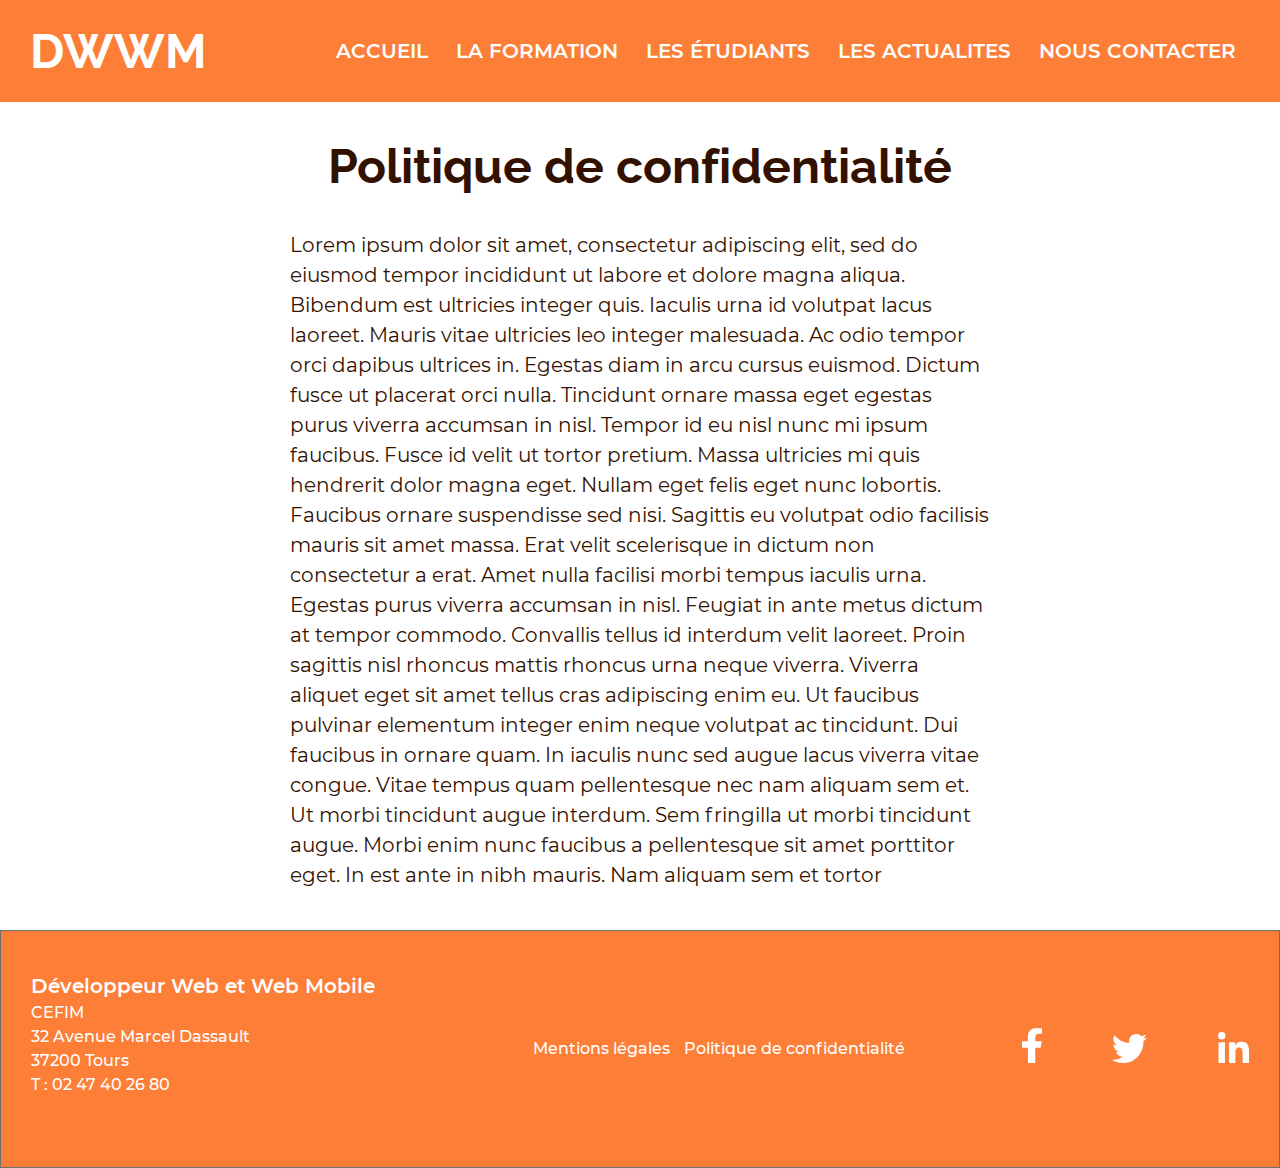
<file: htmltemplates/confidentiality.html>
<!DOCTYPE html>
<html lang="fr">
<head>
    <meta charset="UTF-8">
    <meta http-equiv="X-UA-Compatible" content="IE=edge">
    <meta name="viewport" content="width=device-width, initial-scale=1.0">
    <title>confidentialité</title>
    <link rel="stylesheet" type="text/css" href="../css/dwwm.css">
</head>
<body>

    <header>
        <div class="container">
            <a href="../index.html"><div class="logo-title">dwwm</div></a>
            <nav>
                <button class="toggle-menu" aria-expanded="false" aria-controls="header-menu" aria-hidden="true"><span class="burger">Menu</span></button>
                <ul class="header-menu" hidden id="header-menu">
                    <li class="menu-item"><a href="../index.html" class="menu-link">accueil</a></li>
                    <li class="menu-item"><a href="formations.html" class="menu-link">la formation</a></li>
                    <li class="menu-item"><a href="students.html" class="menu-link">les étudiants</a></li>
                    <li class="menu-item"><a href="actualities.html" class="menu-link">les actualites</a></li>
                    <li class="menu-item"><a href="contact.html" class="menu-link">nous contacter</a></li>
                </ul>
            </nav>
        </div>
    </header>

        <main class="confidentiality">
            <div class="container">
                <h1 class= "like-h2">Politique de confidentialité</h1>
                <p>Lorem ipsum dolor sit amet, consectetur adipiscing elit, sed do eiusmod tempor incididunt ut labore et dolore magna aliqua. Bibendum est ultricies integer quis. Iaculis urna id volutpat lacus laoreet. Mauris vitae ultricies leo integer malesuada. Ac odio tempor orci dapibus ultrices in. Egestas diam in arcu cursus euismod. Dictum fusce ut placerat orci nulla. Tincidunt ornare massa eget egestas purus viverra accumsan in nisl. Tempor id eu nisl nunc mi ipsum faucibus. Fusce id velit ut tortor pretium. Massa ultricies mi quis hendrerit dolor magna eget. Nullam eget felis eget nunc lobortis. Faucibus ornare suspendisse sed nisi. Sagittis eu volutpat odio facilisis mauris sit amet massa. Erat velit scelerisque in dictum non consectetur a erat. Amet nulla facilisi morbi tempus iaculis urna. Egestas purus viverra accumsan in nisl. Feugiat in ante metus dictum at tempor commodo. Convallis tellus id interdum velit laoreet. Proin sagittis nisl rhoncus mattis rhoncus urna neque viverra. Viverra aliquet eget sit amet tellus cras adipiscing enim eu. Ut faucibus pulvinar elementum integer enim neque volutpat ac tincidunt. Dui faucibus in ornare quam. In iaculis nunc sed augue lacus viverra vitae congue. Vitae tempus quam pellentesque nec nam aliquam sem et. Ut morbi tincidunt augue interdum. Sem fringilla ut morbi tincidunt augue. Morbi enim nunc faucibus a pellentesque sit amet porttitor eget. In est ante in nibh mauris. Nam aliquam sem et tortor</p>
            </div>
        </main>
        

    <footer>
        <div class="container" id="contacts">
            <div class="address">
                <h3>Développeur Web et Web&nbsp;Mobile</h3>
                <address>
                    CEFIM<br>32 Avenue Marcel Dassault<br>37200 Tours<br>T : 02 47 40 26 80
                </address>
            </div>
            <div class="mentions">
                <a href="#" class="mentions-link">Mentions légales</a>
                <a href="#" class="mentions-link">Politique de confidentialité</a>
            </div>
            <div class="socialNetworks">
                <a href="#" class="socialNetworks-link"><img src="../img/icon-facebook.svg" alt="" aria-hidden="true"></a>
                <a href="#" class="socialNetworks-link"><img src="../img/icon-twitter.svg" alt="" aria-hidden="true"></a>
                <a href="#" class="socialNetworks-link"><img src="../img/icon-linkedin.svg" alt="" aria-hidden="true"></a>
            </div>
        </div>
    </footer>
    <script src="../js/toggle-menu.js"></script>
</body>
</html>
</file>
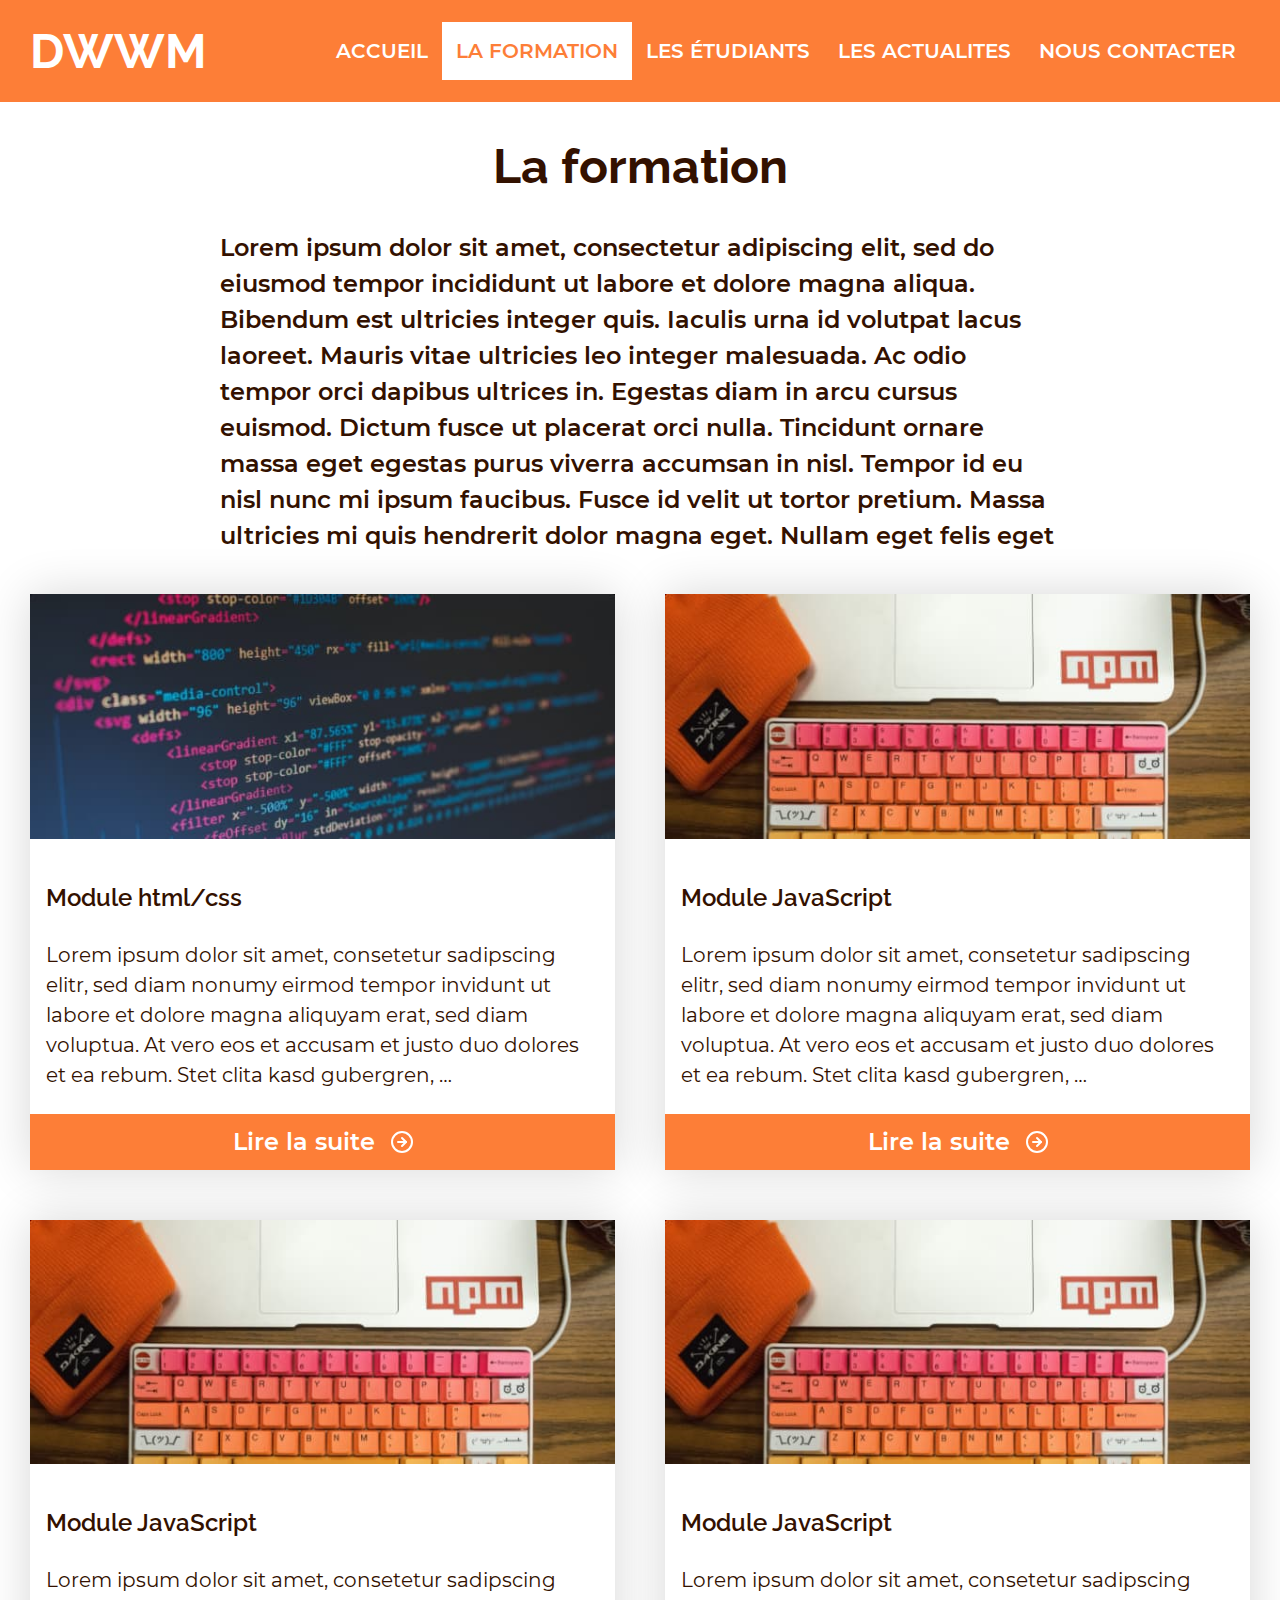
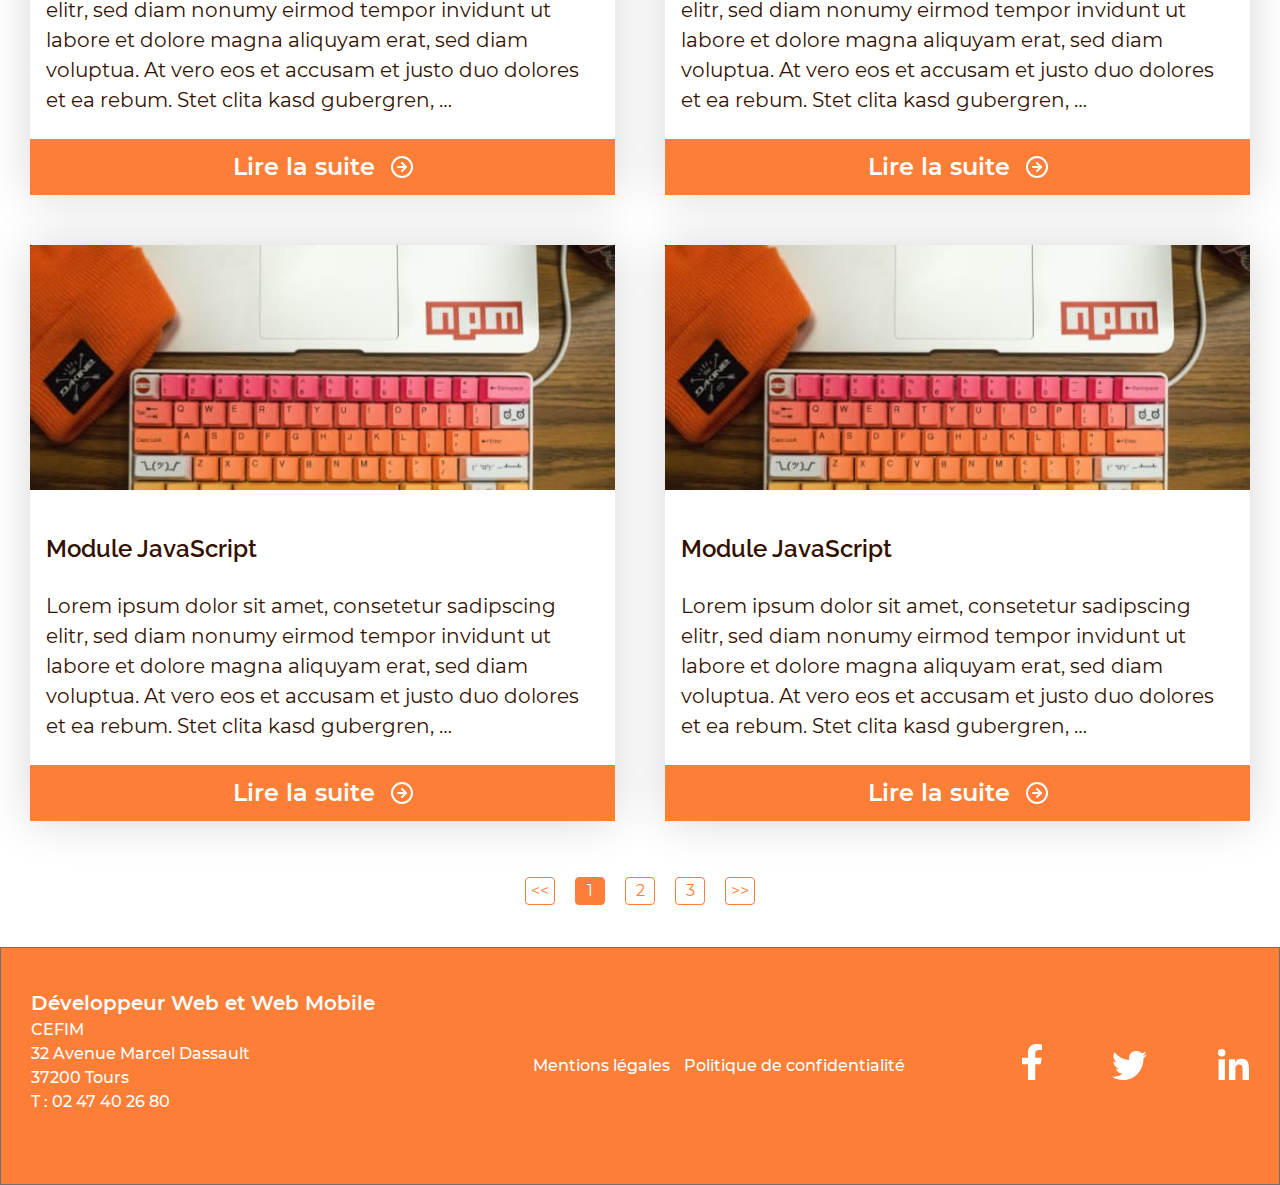
<file: htmltemplates/formations.html>
<!DOCTYPE html>
<html lang="fr">
<head>
    <meta charset="UTF-8">
    <meta http-equiv="X-UA-Compatible" content="IE=edge">
    <meta name="viewport" content="width=device-width, initial-scale=1.0">
    <title>formations</title>
    <link rel="stylesheet" type="text/css" href="../css/dwwm.css">
</head>
<body>

    <header>
        <div class="container">
            <a href="../index.html"><div class="logo-title">dwwm</div></a>
            <nav>
                <button class="toggle-menu" aria-expanded="false" aria-controls="header-menu" aria-hidden="true"><span class="burger">Menu</span></button>
                <ul class="header-menu" hidden id="header-menu">
                    <li class="menu-item"><a href="../index.html" class="menu-link">accueil</a></li>
                    <li class="menu-item"><a class="menu-link">la formation</a></li>
                    <li class="menu-item"><a href="students.html" class="menu-link">les étudiants</a></li>
                    <li class="menu-item"><a href="actualities.html" class="menu-link">les actualites</a></li>
                    <li class="menu-item"><a href="contact.html" class="menu-link">nous contacter</a></li>
                </ul>
            </nav>
        </div>
    </header>

    <section class="formations">
        <div class="container">
            <h1 class= "like-h2">La formation</h1>
            <p class="intro">Lorem ipsum dolor sit amet, consectetur adipiscing elit, sed do eiusmod tempor incididunt ut labore et dolore magna aliqua. Bibendum est ultricies integer quis. Iaculis urna id volutpat lacus laoreet. Mauris vitae ultricies leo integer malesuada. Ac odio tempor orci dapibus ultrices in. Egestas diam in arcu cursus euismod. Dictum fusce ut placerat orci nulla. Tincidunt ornare massa eget egestas purus viverra accumsan in nisl. Tempor id eu nisl nunc mi ipsum faucibus. Fusce id velit ut tortor pretium. Massa ultricies mi quis hendrerit dolor magna eget. Nullam eget felis eget</p>
            <div class="cards">
                <article class="card">
                    <a href="oneformation.html">
                        <figure class="card-img">
                            <img src="../img/html-code.jpg" srcset="../img/html-code@2x.jpg 2x" alt="code sur un écran">
                        </figure>
                        <div class="card-text-content">
                            <h3 class="card-title">Module <span>html/css</span></h3>
                            <p class="card-text">Lorem ipsum dolor sit amet, consetetur sadipscing elitr, sed diam nonumy eirmod tempor invidunt ut labore et dolore magna aliquyam erat, sed diam voluptua. At vero eos et accusam et justo duo dolores et ea rebum. Stet clita kasd gubergren, …</p>
                        </div>
                        <p class="follow">Lire la suite<img src="../img/follow-arrow.svg" alt="" aria-hidden="true"></p>
                    </a>
                </article>
                <article class="card">
                    <a href="oneformation.html">
                        <figure class="card-img">
                            <img src="../img/orange-keyboard.jpg" srcset="../img/orange-keyboard@2x.jpg 2x" alt="clavier oridateur orange">
                        </figure>
                        <div class="card-text-content">
                            <h3 class="card-title">Module JavaScript</h3>
                            <p class="card-text">Lorem ipsum dolor sit amet, consetetur sadipscing elitr, sed diam nonumy eirmod tempor invidunt ut labore et dolore magna aliquyam erat, sed diam voluptua. At vero eos et accusam et justo duo dolores et ea rebum. Stet clita kasd gubergren, …</p>
                        </div>
                        <p class="follow">Lire la suite<img src="../img/follow-arrow.svg" alt="" aria-hidden="true"></p>
                    </a>
                </article>
                <article class="card">
                    <a href="oneformation.html">
                        <figure class="card-img">
                            <img src="../img/orange-keyboard.jpg" srcset="../img/orange-keyboard@2x.jpg 2x" alt="clavier oridateur orange">
                        </figure>
                        <div class="card-text-content">
                            <h3 class="card-title">Module JavaScript</h3>
                            <p class="card-text">Lorem ipsum dolor sit amet, consetetur sadipscing elitr, sed diam nonumy eirmod tempor invidunt ut labore et dolore magna aliquyam erat, sed diam voluptua. At vero eos et accusam et justo duo dolores et ea rebum. Stet clita kasd gubergren, …</p>
                        </div>
                        <p class="follow">Lire la suite<img src="../img/follow-arrow.svg" alt="" aria-hidden="true"></p>
                    </a>
                </article>
                <article class="card">
                    <a href="oneformation.html">
                        <figure class="card-img">
                            <img src="../img/orange-keyboard.jpg" srcset="../img/orange-keyboard@2x.jpg 2x" alt="clavier oridateur orange">
                        </figure>
                        <div class="card-text-content">
                            <h3 class="card-title">Module JavaScript</h3>
                            <p class="card-text">Lorem ipsum dolor sit amet, consetetur sadipscing elitr, sed diam nonumy eirmod tempor invidunt ut labore et dolore magna aliquyam erat, sed diam voluptua. At vero eos et accusam et justo duo dolores et ea rebum. Stet clita kasd gubergren, …</p>
                        </div>
                        <p class="follow">Lire la suite<img src="../img/follow-arrow.svg" alt="" aria-hidden="true"></p>
                    </a>
                </article>
                <article class="card">
                    <a href="oneformation.html">
                        <figure class="card-img">
                            <img src="../img/orange-keyboard.jpg" srcset="../img/orange-keyboard@2x.jpg 2x" alt="clavier oridateur orange">
                        </figure>
                        <div class="card-text-content">
                            <h3 class="card-title">Module JavaScript</h3>
                            <p class="card-text">Lorem ipsum dolor sit amet, consetetur sadipscing elitr, sed diam nonumy eirmod tempor invidunt ut labore et dolore magna aliquyam erat, sed diam voluptua. At vero eos et accusam et justo duo dolores et ea rebum. Stet clita kasd gubergren, …</p>
                        </div>
                        <p class="follow">Lire la suite<img src="../img/follow-arrow.svg" alt="" aria-hidden="true"></p>
                    </a>
                </article>
                <article class="card">
                    <a href="oneformation.html">
                        <figure class="card-img">
                            <img src="../img/orange-keyboard.jpg" srcset="../img/orange-keyboard@2x.jpg 2x" alt="clavier oridateur orange">
                        </figure>
                        <div class="card-text-content">
                            <h3 class="card-title">Module JavaScript</h3>
                            <p class="card-text">Lorem ipsum dolor sit amet, consetetur sadipscing elitr, sed diam nonumy eirmod tempor invidunt ut labore et dolore magna aliquyam erat, sed diam voluptua. At vero eos et accusam et justo duo dolores et ea rebum. Stet clita kasd gubergren, …</p>
                        </div>
                        <p class="follow">Lire la suite<img src="../img/follow-arrow.svg" alt="" aria-hidden="true"></p>
                    </a>
                </article>
            </div>
            <nav class="list-nav">
                <ul>
                    <li>
                        <button>&#60;&#60;</button>
                    </li>
                    <li>
                        <button class="activButton">1</button>
                    </li>
                    <li>
                        <button>2</button>
                    </li>
                    <li>
                        <button>3</button>
                    </li>
                    <li>
                        <button>&#62;&#62;</button>
                    </li>
                </ul>
            </nav>
        </div>
    </section>

    <footer>
        <div class="container" id="contacts">
            <div class="address">
                <h3>Développeur Web et Web&nbsp;Mobile</h3>
                <address>
                    CEFIM<br>32 Avenue Marcel Dassault<br>37200 Tours<br>T : 02 47 40 26 80
                </address>
            </div>
            <div class="mentions">
                <a href="confidentiality.html" class="mentions-link">Mentions légales</a>
                <a href="confidentiality.html" class="mentions-link">Politique de confidentialité</a>
            </div>
            <div class="socialNetworks">
                <a href="#" class="socialNetworks-link"><img src="../img/icon-facebook.svg" alt="" aria-hidden="true"></a>
                <a href="#" class="socialNetworks-link"><img src="../img/icon-twitter.svg" alt="" aria-hidden="true"></a>
                <a href="#" class="socialNetworks-link"><img src="../img/icon-linkedin.svg" alt="" aria-hidden="true"></a>
            </div>
        </div>
    </footer>
    <script src="../js/toggle-menu.js"></script>
</body>
</html>
</file>
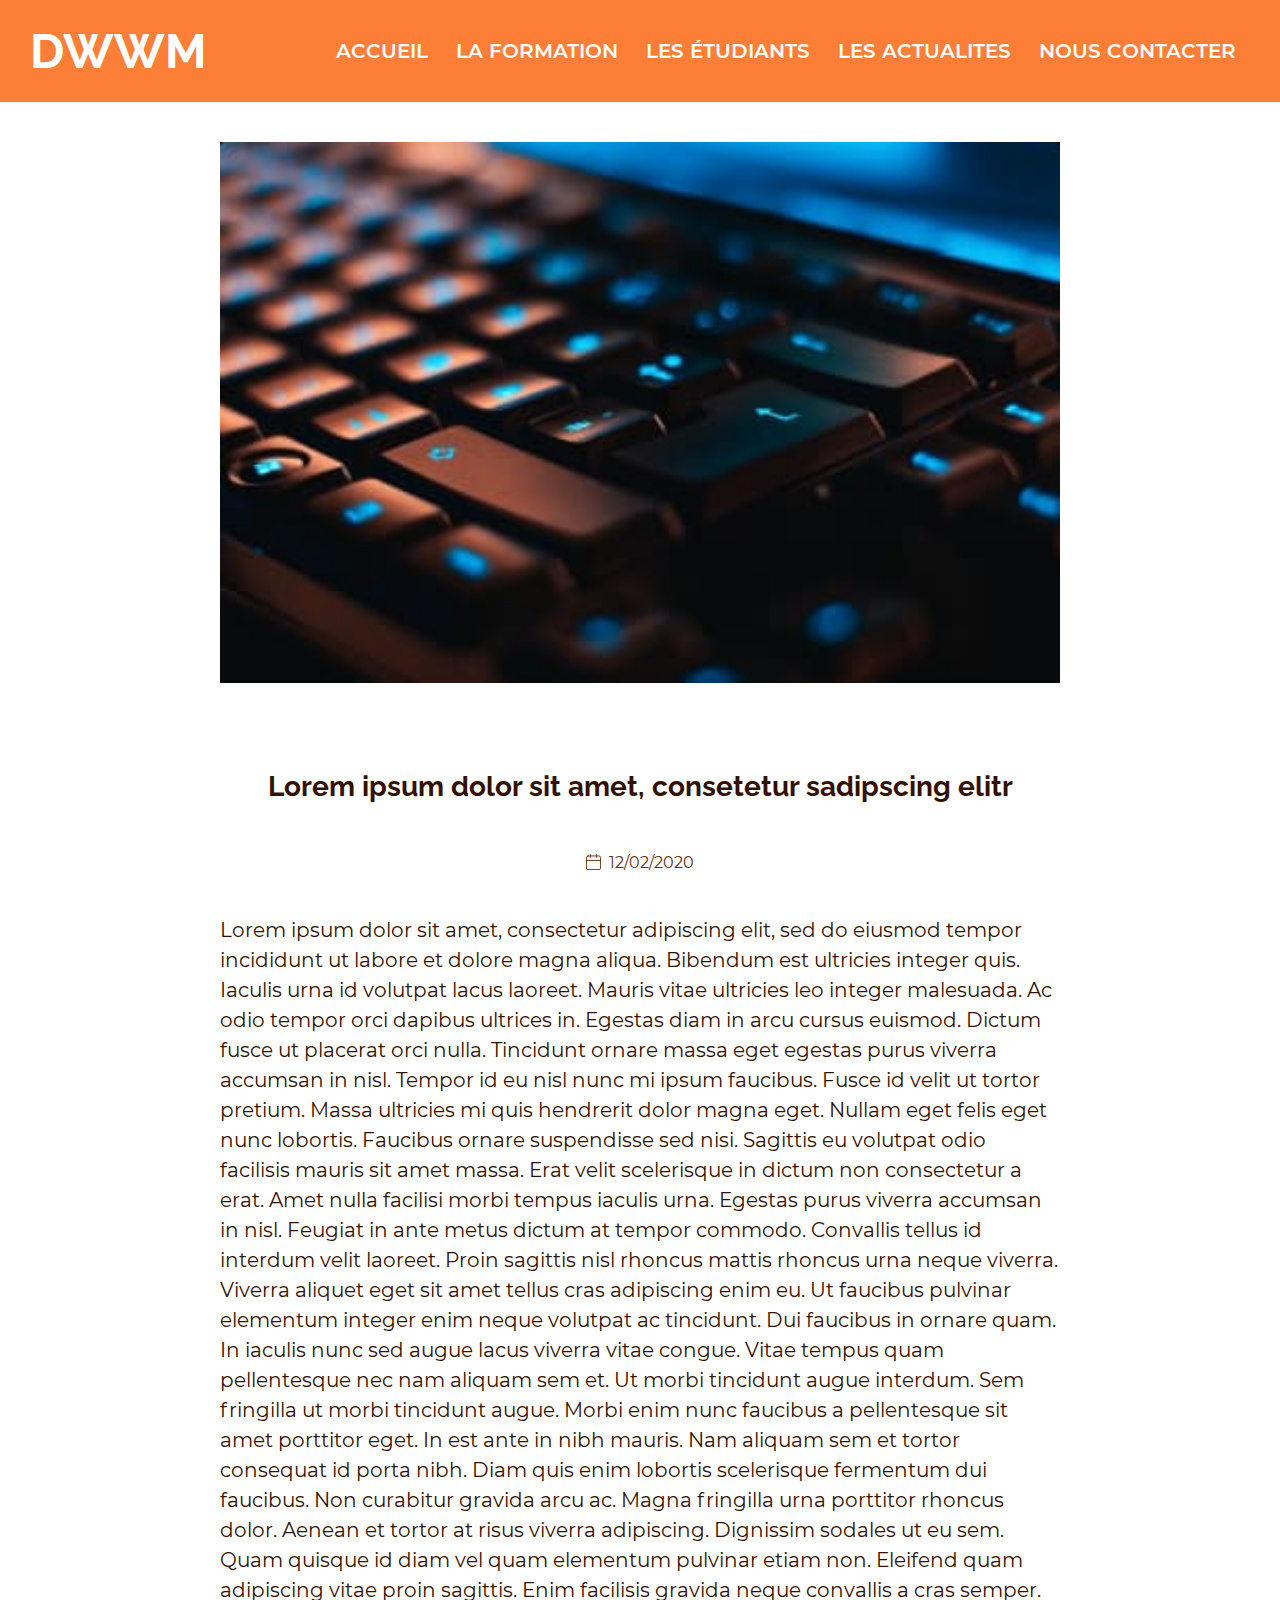
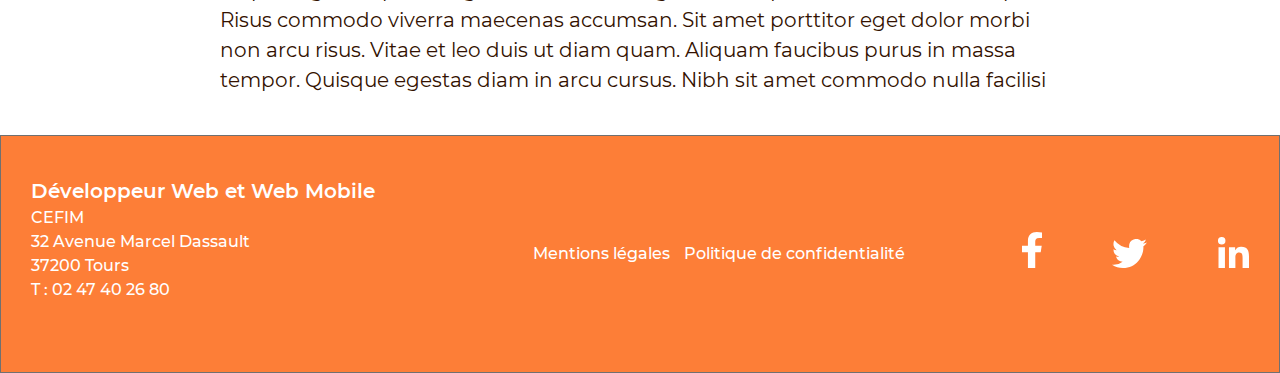
<file: htmltemplates/oneactuality.html>
<!DOCTYPE html>
<html lang="fr">
<head>
    <meta charset="UTF-8">
    <meta http-equiv="X-UA-Compatible" content="IE=edge">
    <meta name="viewport" content="width=device-width, initial-scale=1.0">
    <title>une actualité</title>
    <link rel="stylesheet" type="text/css" href="../css/dwwm.css">
</head>
<body>

    <header>
        <div class="container">
            <a href="../index.html"><div class="logo-title">dwwm</div></a>
            <nav>
                <button class="toggle-menu" aria-expanded="false" aria-controls="header-menu" aria-hidden="true"><span class="burger">Menu</span></button>
                <ul class="header-menu" hidden id="header-menu">
                    <li class="menu-item"><a href="../index.html" class="menu-link">accueil</a></li>
                    <li class="menu-item"><a href="formations.html" class="menu-link">la formation</a></li>
                    <li class="menu-item"><a href="students.html" class="menu-link">les étudiants</a></li>
                    <li class="menu-item"><a href="actualities.html" class="menu-link">les actualites</a></li>
                    <li class="menu-item"><a href="contact.html" class="menu-link">nous contacter</a></li>
                </ul>
            </nav>
        </div>
    </header>

    <main class="oneactuality">
        <article>
            <figure><img src="../img/keyboard.jpg" alt="un clavier d'ordinateur" srcset="../img/keyboard@2x.jpg 2x"></figure>
            <h1 class= "like-h2">Lorem ipsum dolor sit amet, consetetur sadipscing elitr</h1>
            <time datetime="2020-02-12">
                <img src="../img/icon-date.svg" alt="" aria-hidden="true">
                <p>12/02/2020</p> 
            </time>
            <p class="actuality-text">Lorem ipsum dolor sit amet, consectetur adipiscing elit, sed do eiusmod tempor incididunt ut labore et dolore magna aliqua. Bibendum est ultricies integer quis. Iaculis urna id volutpat lacus laoreet. Mauris vitae ultricies leo integer malesuada. Ac odio tempor orci dapibus ultrices in. Egestas diam in arcu cursus euismod. Dictum fusce ut placerat orci nulla. Tincidunt ornare massa eget egestas purus viverra accumsan in nisl. Tempor id eu nisl nunc mi ipsum faucibus. Fusce id velit ut tortor pretium. Massa ultricies mi quis hendrerit dolor magna eget. Nullam eget felis eget nunc lobortis. Faucibus ornare suspendisse sed nisi. Sagittis eu volutpat odio facilisis mauris sit amet massa. Erat velit scelerisque in dictum non consectetur a erat. Amet nulla facilisi morbi tempus iaculis urna. Egestas purus viverra accumsan in nisl. Feugiat in ante metus dictum at tempor commodo. Convallis tellus id interdum velit laoreet. Proin sagittis nisl rhoncus mattis rhoncus urna neque viverra. Viverra aliquet eget sit amet tellus cras adipiscing enim eu. Ut faucibus pulvinar elementum integer enim neque volutpat ac tincidunt. Dui faucibus in ornare quam. In iaculis nunc sed augue lacus viverra vitae congue. Vitae tempus quam pellentesque nec nam aliquam sem et. Ut morbi tincidunt augue interdum. Sem fringilla ut morbi tincidunt augue. Morbi enim nunc faucibus a pellentesque sit amet porttitor eget. In est ante in nibh mauris. Nam aliquam sem et tortor consequat id porta nibh. Diam quis enim lobortis scelerisque fermentum dui faucibus. Non curabitur gravida arcu ac. Magna fringilla urna porttitor rhoncus dolor. Aenean et tortor at risus viverra adipiscing. Dignissim sodales ut eu sem. Quam quisque id diam vel quam elementum pulvinar etiam non. Eleifend quam adipiscing vitae proin sagittis. Enim facilisis gravida neque convallis a cras semper. Risus commodo viverra maecenas accumsan. Sit amet porttitor eget dolor morbi non arcu risus. Vitae et leo duis ut diam quam. Aliquam faucibus purus in massa tempor. Quisque egestas diam in arcu cursus. Nibh sit amet commodo nulla facilisi</p>
        </article>
    </main>

    <footer>
        <div class="container" id="contacts">
            <div class="address">
                <h3>Développeur Web et Web&nbsp;Mobile</h3>
                <address>
                    CEFIM<br>32 Avenue Marcel Dassault<br>37200 Tours<br>T : 02 47 40 26 80
                </address>
            </div>
            <div class="mentions">
                <a href="confidentiality.html" class="mentions-link">Mentions légales</a>
                <a href="confidentiality.html" class="mentions-link">Politique de confidentialité</a>
            </div>
            <div class="socialNetworks">
                <a href="#" class="socialNetworks-link"><img src="../img/icon-facebook.svg" alt="" aria-hidden="true"></a>
                <a href="#" class="socialNetworks-link"><img src="../img/icon-twitter.svg" alt="" aria-hidden="true"></a>
                <a href="#" class="socialNetworks-link"><img src="../img/icon-linkedin.svg" alt="" aria-hidden="true"></a>
            </div>
        </div>
    </footer>
    <script src="../js/toggle-menu.js"></script>
</body>
</html>
</file>
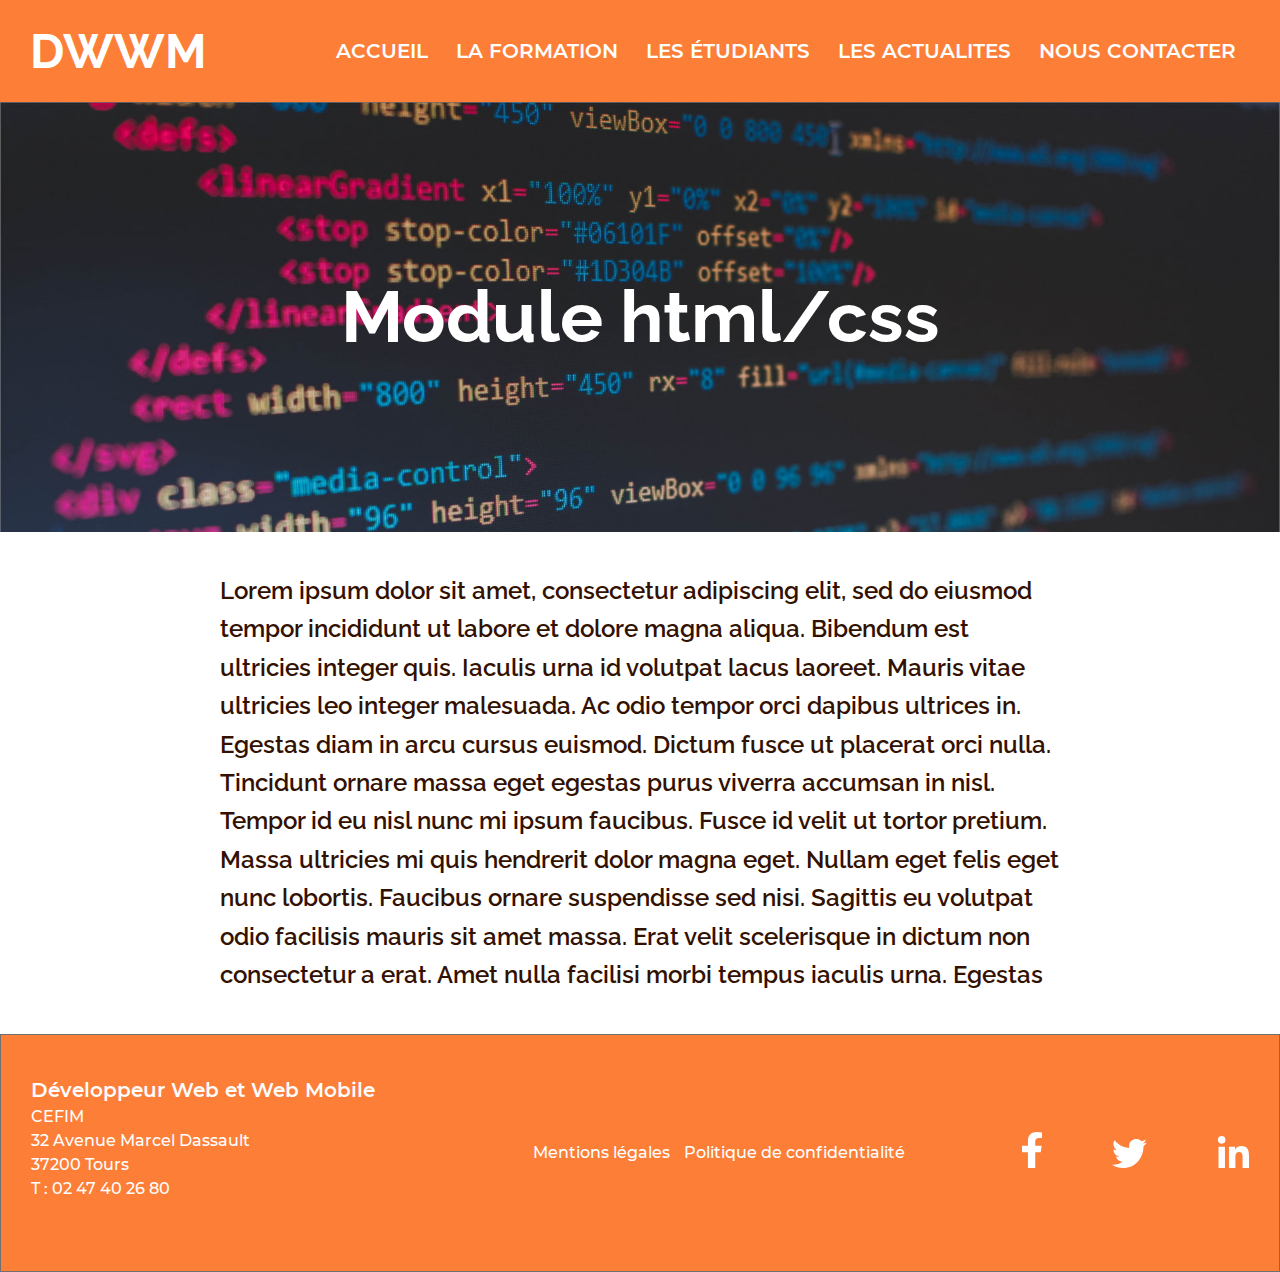
<file: htmltemplates/oneformation.html>
<!DOCTYPE html>
<html lang="fr">
<head>
    <meta charset="UTF-8">
    <meta http-equiv="X-UA-Compatible" content="IE=edge">
    <meta name="viewport" content="width=device-width, initial-scale=1.0">
    <title>une formation</title>
    <link rel="stylesheet" type="text/css" href="../css/dwwm.css">
</head>
<body>

    <header>
        <div class="container">
            <a href="../index.html"><div class="logo-title">dwwm</div></a>
            <nav>
                <button class="toggle-menu" aria-expanded="false" aria-controls="header-menu" aria-hidden="true"><span class="burger">Menu</span></button>
                <ul class="header-menu" hidden id="header-menu">
                    <li class="menu-item"><a href="../index.html" class="menu-link">accueil</a></li>
                    <li class="menu-item"><a href="formations.html" class="menu-link">la formation</a></li>
                    <li class="menu-item"><a href="students.html" class="menu-link">les étudiants</a></li>
                    <li class="menu-item"><a href="actualities.html" class="menu-link">les actualites</a></li>
                    <li class="menu-item"><a href="contact.html" class="menu-link">nous contacter</a></li>
                </ul>
            </nav>
        </div>
    </header>

    <section class="oneformation-hero">
        <div class="container">
            <h1 class="formation-title like-h1">Module <span>html/css</span></h1>
        </div>
    </section>
    <main class="main-oneformation">
        <div class="container">
            <p>Lorem ipsum dolor sit amet, consectetur adipiscing elit, sed do eiusmod tempor incididunt ut labore et dolore magna aliqua. Bibendum est ultricies integer quis. Iaculis urna id volutpat lacus laoreet. Mauris vitae ultricies leo integer malesuada. Ac odio tempor orci dapibus ultrices in. Egestas diam in arcu cursus euismod. Dictum fusce ut placerat orci nulla. Tincidunt ornare massa eget egestas purus viverra accumsan in nisl. Tempor id eu nisl nunc mi ipsum faucibus. Fusce id velit ut tortor pretium. Massa ultricies mi quis hendrerit dolor magna eget. Nullam eget felis eget nunc lobortis. Faucibus ornare suspendisse sed nisi. Sagittis eu volutpat odio facilisis mauris sit amet massa. Erat velit scelerisque in dictum non consectetur a erat. Amet nulla facilisi morbi tempus iaculis urna. Egestas</p>
        </div>
    </main>
    
    <footer>
        <div class="container" id="contacts">
            <div class="address">
                <h3>Développeur Web et Web&nbsp;Mobile</h3>
                <address>
                    CEFIM<br>32 Avenue Marcel Dassault<br>37200 Tours<br>T : 02 47 40 26 80
                </address>
            </div>
            <div class="mentions">
                <a href="confidentiality.html" class="mentions-link">Mentions légales</a>
                <a href="confidentiality.html" class="mentions-link">Politique de confidentialité</a>
            </div>
            <div class="socialNetworks">
                <a href="#" class="socialNetworks-link"><img src="../img/icon-facebook.svg" alt="" aria-hidden="true"></a>
                <a href="#" class="socialNetworks-link"><img src="../img/icon-twitter.svg" alt="" aria-hidden="true"></a>
                <a href="#" class="socialNetworks-link"><img src="../img/icon-linkedin.svg" alt="" aria-hidden="true"></a>
            </div>
        </div>
    </footer>
    <script src="../js/toggle-menu.js"></script>
</body>
</html>
</file>
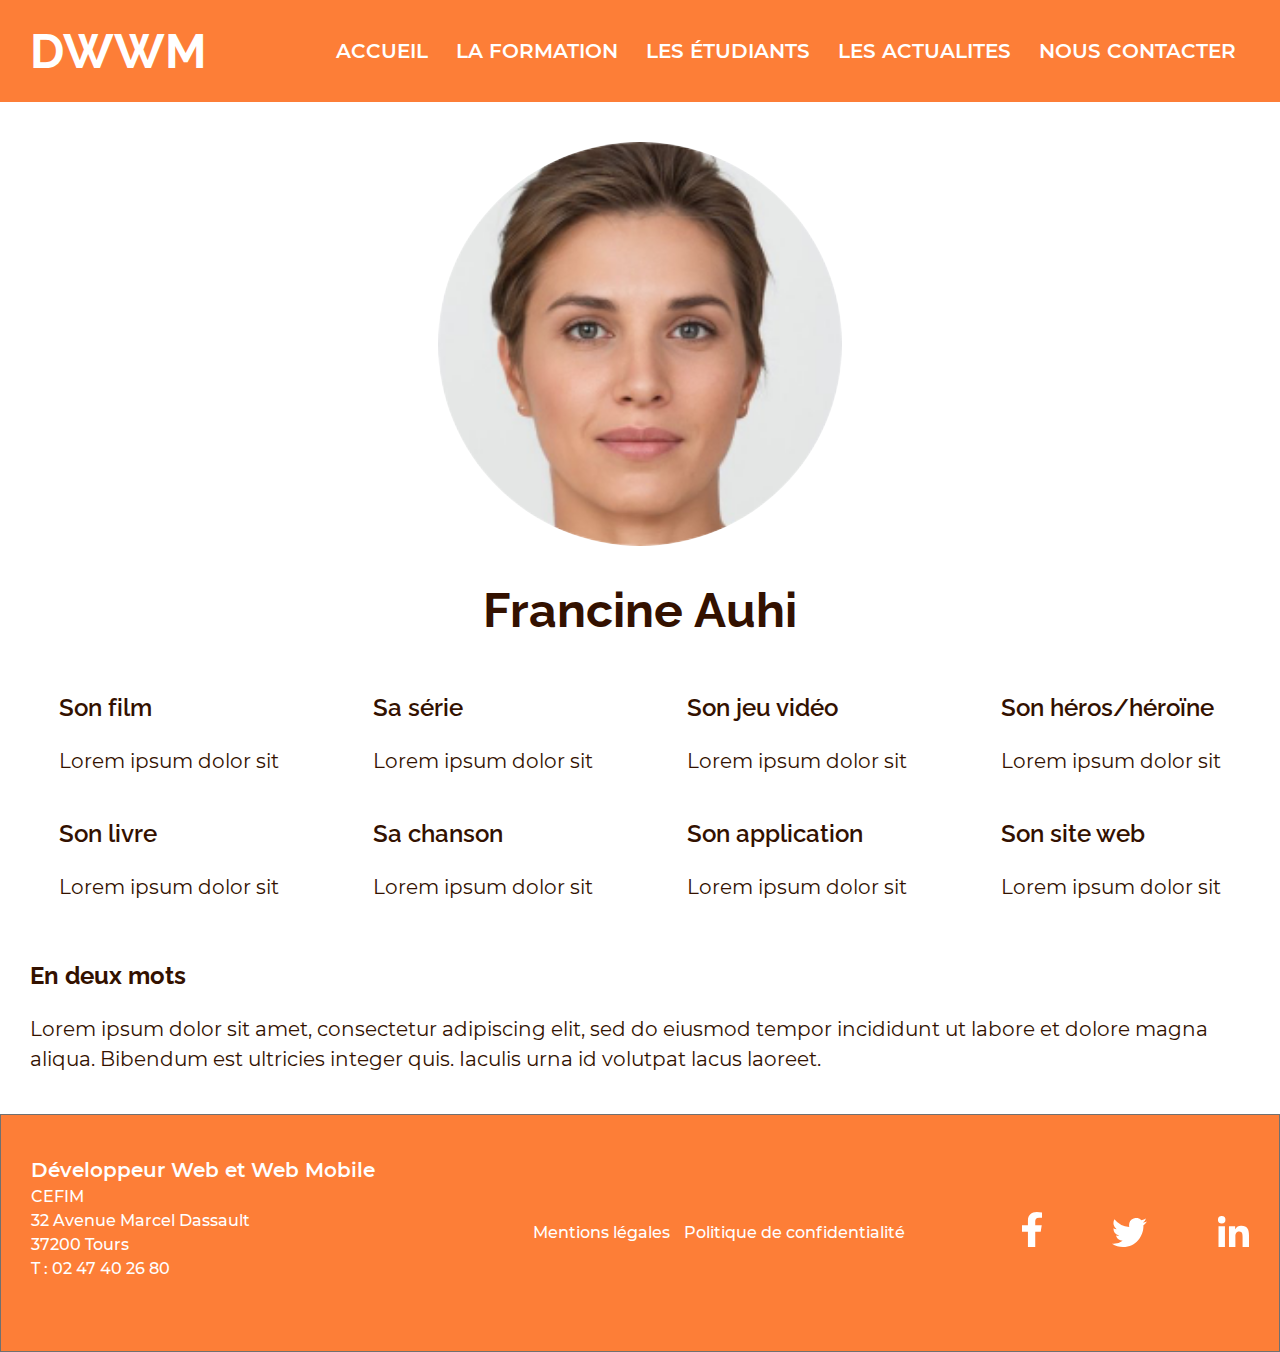
<file: htmltemplates/onestudent.html>
<!DOCTYPE html>
<html lang="fr">
<head>
    <meta charset="UTF-8">
    <meta http-equiv="X-UA-Compatible" content="IE=edge">
    <meta name="viewport" content="width=device-width, initial-scale=1.0">
    <title>un étudiant</title>
    <link rel="stylesheet" type="text/css" href="../css/dwwm.css">
</head>
<body>

    <header>
        <div class="container">
            <div class="logo-title">dwwm</div>
            <nav>
                <button class="toggle-menu" aria-expanded="false" aria-controls="header-menu" aria-hidden="true"><span class="burger">Menu</span></button>
                <ul class="header-menu" hidden id="header-menu">
                    <li class="menu-item"><a href="../index.html" class="menu-link">accueil</a></li>
                    <li class="menu-item"><a href="../htmltemplates/formations.html" class="menu-link">la formation</a></li>
                    <li class="menu-item"><a href="../htmltemplates/students.html" class="menu-link">les étudiants</a></li>
                    <li class="menu-item"><a href="../htmltemplates/actualities.html" class="menu-link">les actualites</a></li>
                    <li class="menu-item"><a href="../htmltemplates/contact.html" class="menu-link">nous contacter</a></li>
                </ul>
            </nav>
        </div>
    </header>

    <main class="onestudent">
        <div class="container">
            <figure><img src="../img/francine-auhi.png" srcset="../img/francine-auhi@2x.png 2x" alt="francine auhi"></figure>
        <h1 class= "like-h2">Francine Auhi</h1>
        <div class="passion">
            <ul>
                <li>
                    <h3>Son film</h3>
                    <p>Lorem ipsum dolor sit</p>
                </li>
                <li>
                    <h3>Sa série</h3>
                    <p>Lorem ipsum dolor sit</p>
                </li>
                <li>
                    <h3>Son jeu vidéo</h3>
                    <p>Lorem ipsum dolor sit</p>
                </li>
                <li>
                    <h3>Son héros/héroïne</h3>
                    <p>Lorem ipsum dolor sit</p>
                </li>
                <li>
                    <h3>Son livre</h3>
                    <p>Lorem ipsum dolor sit</p>
                </li>
                <li>
                    <h3>Sa chanson</h3>
                    <p>Lorem ipsum dolor sit</p>
                </li>
                <li>
                    <h3>Son application</h3>
                    <p>Lorem ipsum dolor sit</p>
                </li>
                <li>
                    <h3>Son site web</h3>
                    <p>Lorem ipsum dolor sit</p>
                </li>
            </ul>
            <div class="some-words">
                <h3>En deux mots</h3>
                <p>Lorem ipsum dolor sit amet, consectetur adipiscing elit, sed do eiusmod tempor incididunt ut labore et dolore magna aliqua. Bibendum est ultricies integer quis. Iaculis urna id volutpat lacus laoreet.</p>
            </div>
        </div>
        </div>
    </main>

    <footer>
        <div class="container" id="contacts">
            <div class="address">
                <h3>Développeur Web et Web&nbsp;Mobile</h3>
                <address>
                    CEFIM<br>32 Avenue Marcel Dassault<br>37200 Tours<br>T : 02 47 40 26 80
                </address>
            </div>
            <div class="mentions">
                <a href="confidentiality.html" class="mentions-link">Mentions légales</a>
                <a href="confidentiality.html" class="mentions-link">Politique de confidentialité</a>
            </div>
            <div class="socialNetworks">
                <a href="#" class="socialNetworks-link"><img src="../img/icon-facebook.svg" alt="" aria-hidden="true"></a>
                <a href="#" class="socialNetworks-link"><img src="../img/icon-twitter.svg" alt="" aria-hidden="true"></a>
                <a href="#" class="socialNetworks-link"><img src="../img/icon-linkedin.svg" alt="" aria-hidden="true"></a>
            </div>
        </div>
    </footer>
    <script src="../js/toggle-menu.js"></script>
</body>
</html>
</file>
<file: css/dwwm.css>
@charset "UTF-8";
/* montserrat-regular - latin */
@font-face {
  font-family: "Montserrat";
  font-style: normal;
  font-weight: 400;
  src: local(""), url("../fonts/montserrat/montserrat-v15-latin-regular.woff2") format("woff2"), url("../fonts/montserrat/montserrat-v15-latin-regular.woff") format("woff");
  /* Chrome 6+, Firefox 3.6+, IE 9+, Safari 5.1+ */
}
/* montserrat-500 - latin */
@font-face {
  font-family: "Montserrat";
  font-style: normal;
  font-weight: 500;
  src: local(""), url("../fonts/montserrat/montserrat-v15-latin-500.woff2") format("woff2"), url("../fonts/montserrat/montserrat-v15-latin-500.woff") format("woff");
  /* Chrome 6+, Firefox 3.6+, IE 9+, Safari 5.1+ */
}
/* montserrat-600 - latin */
@font-face {
  font-family: "Montserrat";
  font-style: normal;
  font-weight: 600;
  src: local(""), url("../fonts/montserrat/montserrat-v15-latin-600.woff2") format("woff2"), url("../fonts/montserrat/montserrat-v15-latin-600.woff") format("woff");
  /* Chrome 6+, Firefox 3.6+, IE 9+, Safari 5.1+ */
}
/* montserrat-italic - latin */
@font-face {
  font-family: "Montserrat";
  font-style: italic;
  font-weight: 400;
  src: local(""), url("../fonts/montserrat-v15-latin-italic.woff2") format("woff2"), url("../fonts/montserrat-v15-latin-italic.woff") format("woff");
  /* Chrome 6+, Firefox 3.6+, IE 9+, Safari 5.1+ */
}
/* raleway-600 - latin */
@font-face {
  font-family: "Raleway";
  font-style: normal;
  font-weight: 600;
  src: local(""), url("../fonts/raleway/raleway-v19-latin-600.woff2") format("woff2"), url("../fonts/raleway/raleway-v19-latin-600.woff") format("woff");
  /* Chrome 6+, Firefox 3.6+, IE 9+, Safari 5.1+ */
}
/* raleway-700 - latin */
@font-face {
  font-family: "Raleway";
  font-style: normal;
  font-weight: 700;
  src: local(""), url("../fonts/raleway/raleway-v19-latin-700.woff2") format("woff2"), url("../fonts/raleway/raleway-v19-latin-700.woff") format("woff");
  /* Chrome 6+, Firefox 3.6+, IE 9+, Safari 5.1+ */
}
/*  contient les classes des balises communes aux cards du site */
/*  seule la taille change, les couleurs sont gérées en passant par la classe de la section qui contient la card */
/* effets de survol pour les cards du site: regroupe les balises des différentes cards du site */
/* Box sizing rules */
*,
*::before,
*::after {
  box-sizing: border-box;
}

/* Set root font-size @10px equivalent */
html {
  font-size: 0.625em;
  /* fallback IE8+ */
  font-size: calc( 1em * 0.625 );
  /* IE9-IE11 math fixing. See http://bit.ly/1g4X0bX */
}

/* Remove focus for mouse users */
:focus:not(:focus-visible) {
  outline: none;
}

/* Remove default margin */
body,
h1,
h2,
h3,
h4,
p,
ul[class],
ol[class],
li,
figure,
figcaption,
blockquote,
dl,
dd {
  margin: 0;
}

/* Remove default padding */
ul[class],
ol[class] {
  padding: 0;
}

/* Remove list styles on ul, ol elements with a class attribute */
ul[class],
ol[class] {
  list-style: none;
}

/* Set core root defaults */
html:focus-within {
  scroll-behavior: smooth;
}

/* Set core body defaults */
body {
  min-height: 100vh;
  text-rendering: optimizeSpeed;
  line-height: 1.5;
  font-size: 1.6rem;
}

/* A elements that don't have a class get default styles */
a:not([class]) {
  text-decoration-skip-ink: auto;
}

/* Make images easier to work with */
img,
picture {
  max-width: 100%;
  display: block;
}

/* Inherit fonts for inputs and buttons */
input,
button,
textarea,
select {
  font: inherit;
}

/* Set cursor pointer */
label[for],
button,
input[type=submit],
select {
  cursor: pointer;
}

/* Remove font style on address */
address {
  font-style: normal;
}

/* Remove all animations and transitions for people that prefer not to see them */
@media (prefers-reduced-motion: reduce) {
  html:focus-within {
    scroll-behavior: auto;
  }

  *,
*::before,
*::after {
    animation-duration: 0.01ms !important;
    animation-iteration-count: 1 !important;
    transition-duration: 0.01ms !important;
    scroll-behavior: auto !important;
  }
}
/* Print external URLs */
@media print {
  a {
    text-decoration: underline;
  }

  a[href]:not([href^="#"])::after {
    content: "(" attr(href) ")";
  }
}
/* Helper classes */
/* Text meant only for screen readers. */
.screen-reader-text {
  clip: rect(1px, 1px, 1px, 1px);
  height: 1px;
  overflow: hidden;
  width: 1px;
  position: absolute;
  white-space: nowrap;
}

/* Image replacement technique 2012 H5BP  - https://css-tricks.com/the-image-replacement-museum/ */
.ir {
  font: 0/0 a;
  color: transparent;
  border: 0;
  text-shadow: none;
}

header .menu-link:hover, header .menu-link:focus, header .menu-link:not([href]) {
  background-color: #FFFFFF;
  color: #FD7E37;
}

footer h3, .main-students h3, .students h3, .hero .title .meet-link, header .menu-link, .follow {
  font-family: Montserrat, sans-serif;
  font-weight: 600;
}

.contact form label, .main-students .student-link, .students .student-link, time {
  font-family: Montserrat, sans-serif;
  font-weight: 400;
}

.formations .cards a, .main-students .cards a, .students .cards a, .actualities .cards a {
  box-shadow: 0px 0px 48px #00000029;
  border-radius: 0.4rem;
  width: 100%;
  color: #331100;
  font-weight: 600;
  align-self: flex-end;
}

.formations .card .card-text-content .card-title, .main-students .card .card-text-content .card-title, .students .card .card-text-content .card-title, .actualities .card .card-text-content .card-title {
  font-weight: 600;
  padding-bottom: 2.4rem;
}

.list-nav {
  font-family: Montserrat;
  font-weight: 400;
  width: 23rem;
  height: 3rem;
  margin-right: auto;
  margin-left: auto;
  margin-bottom: 4rem;
}
.list-nav ul {
  display: flex;
  justify-content: space-between;
  margin-left: -4rem;
}
.list-nav ul li {
  list-style-type: none;
  width: 3rem;
  height: 3rem;
}
.list-nav ul li button {
  border-radius: 0.4rem;
  background-color: transparent;
  width: 3rem;
  border: 1px solid #FD7E37;
  color: #FD7E37;
  padding-left: 0;
  padding-right: 0;
}
.list-nav ul li .activButton {
  color: #FFFFFF;
  background-color: #FD7E37;
}

body {
  line-height: 1.5;
  color: #331100;
  font-family: Raleway, sans-serif;
}

:focus {
  outline: 3px solid #331100;
}

h1, .like-h1 {
  line-height: 5.5rem;
  font-weight: 700;
  font-size: 4rem;
}
@media screen and (min-width: 25.5em) {
  h1, .like-h1 {
    font-size: 5.8rem;
    line-height: 6.5rem;
  }
}
@media screen and (min-width: 32em) {
  h1, .like-h1 {
    font-size: 6.2rem;
  }
}
@media screen and (min-width: 35.6em) {
  h1, .like-h1 {
    font-size: 7.2rem;
    line-height: 8.6rem;
  }
}

h2, .like-h2 {
  font-weight: 700;
  font-size: 4rem;
  line-height: 4.8rem;
  padding-top: 4rem;
  padding-bottom: 4rem;
  text-align: center;
  color: #331100;
}
@media screen and (min-width: 24em) {
  h2, .like-h2 {
    font-size: 4.8rem;
  }
}

h3 {
  font-size: 2rem;
}
@media screen and (min-width: 26em) {
  h3 {
    font-size: 2.4rem;
  }
}

p {
  font-family: Montserrat, sans-serif;
  font-weight: 400;
  font-size: 1.6rem;
}
@media screen and (min-width: 26em) {
  p {
    font-size: 2rem;
  }
}

a {
  display: inline-block;
  text-decoration: none;
}

.container {
  width: 100%;
  max-width: 137rem;
  padding-left: 3rem;
  padding-right: 3rem;
  margin-left: auto;
  margin-right: auto;
}

.follow {
  font-size: 2rem;
  background-color: #FD7E37;
  color: #FFFFFF;
  text-align: center;
  padding-top: 1rem;
  padding-bottom: 1rem;
  display: flex;
  justify-content: center;
  width: 100%;
}
.follow img {
  padding-left: 1.6rem;
}
@media screen and (min-width: 26em) {
  .follow {
    font-size: 2.4rem;
  }
}

time {
  font-size: 1.6rem;
  color: #663014;
}
time img {
  float: left;
  width: 1.5rem;
  margin-right: 0.8rem;
  margin-top: 0.3rem;
}
time p {
  font-size: 1.6rem;
}

header {
  position: relative;
  right: 0;
  left: 0;
  background-color: #FD7E37;
  padding-bottom: 2.2rem;
  padding-top: 2.2rem;
  padding-right: 2.5rem;
  padding-left: 0rem;
}
@media screen and (min-width: 390px) {
  header {
    padding-left: 2.5rem;
  }
}
header .logo-title {
  text-transform: uppercase;
  font-weight: 700;
  font-size: 4.8rem;
  line-height: 3rem;
  color: #FFFFFF;
}
header .header-menu {
  text-align: center;
  background-color: #FD7E37;
  position: absolute;
  left: 0;
  right: 0;
  top: 100%;
  z-index: 5;
}
header .crossing {
  margin-left: -2rem;
}
header .container {
  display: flex;
  justify-content: space-between;
  align-items: center;
  margin-right: 0rem;
}
header .menu-link {
  font-size: 2rem;
  color: #FFFFFF;
  width: 100%;
  padding: 0.7em;
  text-transform: uppercase;
}
@media screen and (min-width: 62em) {
  header {
    padding-right: 0;
    padding-left: 0;
  }
  header [hidden] {
    visibility: visible;
  }
  header .container {
    flex-direction: column;
  }
  header .toggle-menu {
    display: none;
  }
  header .header-menu {
    display: flex;
    position: initial;
  }
  header .logo-title {
    padding-bottom: 3rem;
  }
}
@media screen and (min-width: 73em) {
  header .container {
    flex-direction: row;
  }
  header .logo-title {
    padding-bottom: initial;
  }
}

.toggle-menu {
  margin-left: 2rem;
  display: block;
  background-color: transparent;
  border: 1px solid #FFFFFF;
  border-radius: 1rem;
  height: 5.5rem;
}
.toggle-menu .burger::before, .toggle-menu .burger::after {
  content: "";
  position: absolute;
  left: 0;
  right: 0;
}
.toggle-menu .burger::before {
  top: 1rem;
}
.toggle-menu .burger::after {
  bottom: 1rem;
}
.toggle-menu .burger {
  position: relative;
  display: block;
}
.toggle-menu .burger, .toggle-menu .burger::before, .toggle-menu .burger::after {
  color: #FD7E37;
  width: 6rem;
  height: 0.5rem;
  background-color: #FFFFFF;
  border-radius: 0.25rem;
  margin-bottom: 0.3rem;
  margin-top: 0.3rem;
  transition: transform 0.5s ease-in-out;
}

.cross .burger {
  transform: rotate(-45deg);
}

.cross .burger::before {
  transform: translateY(-1.3rem) rotate(-90deg);
}

.cross .burger::after {
  transform: translateY(1.3rem) rotate(90deg);
}

[hidden] {
  display: block;
  visibility: hidden;
}

.hero {
  height: 90vh;
  background-image: url("../img/photo-arriere-plan.jpg");
  background-repeat: no-repeat;
  background-size: cover;
}
.hero .crossing {
  margin-left: -3rem;
}
.hero .title {
  background-color: rgba(0, 0, 0, 0.8);
  padding-left: 2.4rem;
  padding-right: 2.4rem;
  padding-top: 2.3rem;
  padding-bottom: 3rem;
  position: absolute;
  top: 17rem;
  right: 0;
  left: 0;
  color: #FFFFFF;
  display: flex;
  flex-direction: column;
  align-items: center;
}
@media screen and (min-width: 41em) {
  .hero .title {
    top: 24rem;
  }
}
@media screen and (min-width: 73em) {
  .hero .title {
    left: initial;
    align-items: flex-end;
  }
}
@media screen and (min-width: 60.7em) {
  .hero .title {
    padding-right: 2.8rem;
  }
}
.hero .title h1 {
  text-align: center;
}
.hero .title .dev {
  text-transform: uppercase;
}
.hero .title .meet-link {
  text-align: center;
  font-size: 2rem;
  line-height: 3.6rem;
  color: #FFFFFF;
  background-color: #FD7E37;
  padding: 2rem 3rem;
  margin-top: 3rem;
  margin-right: auto;
  margin-left: auto;
  border: 1px solid #707070;
  transition: background-color 0.2s ease-in-out, color 0.5s ease-in-out;
}
.hero .title .meet-link:hover, .hero .title .meet-link:focus {
  background-color: #FFFFFF;
  color: #FD7E37;
}
@media screen and (min-width: 20em) {
  .hero .title .meet-link {
    font-size: 4rem;
  }
}
@media screen and (min-width: 40.7em) {
  .hero .title .meet-link {
    text-align: initial;
  }
}
@media screen and (min-width: 60.7em) {
  .hero .title .meet-link {
    margin-right: 2.8rem;
    margin-left: initial;
  }
}
@media (min-resolution: 144dpi) {
  .hero .hero {
    background-image: url("../img/photo-arriere-plan@2x.jpg");
  }
}

.actualities {
  color: #331100;
}
.actualities .cards {
  grid-template-columns: repeat(1, 1fr);
}
.actualities .cards {
  display: grid;
  padding-bottom: 4rem;
  gap: 5rem;
}
.actualities .cards a {
  max-width: 40.4rem;
  display: flex;
  flex-direction: column;
  height: 100%;
}
.actualities .card {
  margin-right: auto;
  margin-left: auto;
}
.actualities .card .card-img {
  position: relative;
  margin-bottom: 2.4rem;
}
.actualities .card .card-img img {
  margin-left: auto;
  margin-right: auto;
}
.actualities .card .card-text-content {
  flex: 1;
  padding-left: 1.6rem;
  padding-right: 1.6rem;
}
.actualities .card .card-text-content h3 {
  margin-top: 1.7rem;
}
.actualities .card .card-text-content .card-text {
  padding-bottom: 2.4rem;
}
.actualities a:hover p,
.actualities a:hover h3,
.actualities a:hover time,
.actualities a:hover,
.actualities a:focus p,
.actualities a:focus h3,
.actualities a:focus time,
.actualities a:focus {
  background-color: #FD7E37;
  color: #FFFFFF;
}
@media screen and (min-width: 50.7em) {
  .actualities .cards {
    grid-template-columns: repeat(2, 1fr);
  }
}
@media screen and (min-width: 75.7em) {
  .actualities .cards {
    grid-template-columns: repeat(3, 1fr);
  }
}

.main-students, .students {
  color: #331100;
}
.main-students .cards, .students .cards {
  grid-template-columns: repeat(1, 1fr);
}
.main-students h3, .students h3 {
  font-size: 2.4rem;
  padding-bottom: 2rem;
}
.main-students a, .students a {
  padding: 2rem 3rem;
  text-align: center;
}
.main-students .cards, .students .cards {
  display: grid;
  padding-bottom: 4rem;
  gap: 5rem;
}
.main-students .cards a, .students .cards a {
  max-width: 30rem;
  display: flex;
  flex-direction: column;
  height: 100%;
}
.main-students .card, .students .card {
  margin-right: auto;
  margin-left: auto;
}
.main-students .card .card-img, .students .card .card-img {
  position: relative;
  margin-bottom: 2.4rem;
}
.main-students .card .card-img img, .students .card .card-img img {
  margin-left: auto;
  margin-right: auto;
}
.main-students .card .card-text-content, .students .card .card-text-content {
  flex: 1;
  padding-left: 1.6rem;
  padding-right: 1.6rem;
}
.main-students .card .card-text-content h3, .students .card .card-text-content h3 {
  margin-top: 1.7rem;
}
.main-students .card .card-text-content .card-text, .students .card .card-text-content .card-text {
  padding-bottom: 2.4rem;
}
.main-students .cards a, .students .cards a {
  box-shadow: none;
  padding-top: 1rem;
}
.main-students .student-link, .students .student-link {
  padding-left: 1em;
  padding-right: 1em;
  font-size: 1.6rem;
  text-decoration: underline;
}
@media screen and (min-width: 40em) {
  .main-students .cards, .students .cards {
    grid-template-columns: repeat(2, 1fr);
  }
}
@media screen and (min-width: 66.5em) {
  .main-students .cards, .students .cards {
    grid-template-columns: repeat(4, 1fr);
  }
}

.main-students {
  background-color: #FD7E37;
}
.main-students h3, .main-students h2, .main-students .student-link {
  color: #FFFFFF;
}
.main-students a:hover p,
.main-students a:hover h3,
.main-students a:hover time,
.main-students a:hover,
.main-students a:focus p,
.main-students a:focus h3,
.main-students a:focus time,
.main-students a:focus {
  background-color: #FFFFFF;
  color: #FD7E37;
}

.students .cards {
  padding-bottom: 0;
}
.students .student-link {
  margin-bottom: 4rem;
  color: #FD7E37;
}
.students a {
  padding-bottom: 0rem;
}
.students a:hover p,
.students a:hover h3,
.students a:hover time,
.students a:hover,
.students a:focus p,
.students a:focus h3,
.students a:focus time,
.students a:focus {
  background-color: #FD7E37;
  color: #FFFFFF;
}

.formations {
  color: #331100;
}
.formations .cards {
  display: grid;
  padding-bottom: 4rem;
  gap: 5rem;
}
.formations .cards a {
  max-width: 62.2rem;
  display: flex;
  flex-direction: column;
  height: 100%;
}
.formations .card {
  margin-right: auto;
  margin-left: auto;
}
.formations .card .card-img {
  position: relative;
  margin-bottom: 2.4rem;
}
.formations .card .card-img img {
  margin-left: auto;
  margin-right: auto;
}
.formations .card .card-text-content {
  flex: 1;
  padding-left: 1.6rem;
  padding-right: 1.6rem;
}
.formations .card .card-text-content h3 {
  margin-top: 1.7rem;
}
.formations .card .card-text-content .card-text {
  padding-bottom: 2.4rem;
}
.formations .cards {
  grid-template-columns: repeat(1, 1fr);
}
@media screen and (min-width: 1060px) {
  .formations .cards {
    grid-template-columns: repeat(2, 1fr);
  }
}
.formations a:hover p,
.formations a:hover h3,
.formations a:hover time,
.formations a:hover,
.formations a:focus p,
.formations a:focus h3,
.formations a:focus time,
.formations a:focus {
  background-color: #FD7E37;
  color: #FFFFFF;
}
.formations .intro {
  line-height: 1.2;
  font-weight: 600;
  font-size: 1.7rem;
  width: 100%;
  max-width: 84rem;
  margin-bottom: 4rem;
  margin-left: auto;
  margin-right: auto;
}
@media screen and (min-width: 22em) {
  .formations .intro {
    font-size: 2rem;
  }
}
@media screen and (min-width: 29em) {
  .formations .intro {
    font-size: 2.4rem;
  }
}
@media screen and (min-width: 34em) {
  .formations .intro {
    line-height: 1.5;
  }
}

.oneformation-hero {
  background-image: url("../img/module-html.jpg");
  background-repeat: no-repeat;
  background-size: cover;
}
.oneformation-hero .formation-title {
  font-size: 4rem;
  text-align: center;
  padding-top: 17.2rem;
  padding-bottom: 17.2rem;
  color: #FFFFFF;
}
@media screen and (min-width: 570px) {
  .oneformation-hero .formation-title {
    font-size: 6rem;
  }
}
@media screen and (min-width: 680px) {
  .oneformation-hero .formation-title {
    font-size: 7.2rem;
  }
}
@media (min-resolution: 144dpi) {
  .oneformation-hero .hero {
    background-image: url("../img/module-html@2x.jpg");
  }
}

.main-oneformation p {
  color: #331100;
  font-family: Raleway, sans-serif;
  font-weight: 600;
  font-size: 1.7rem;
  width: 100%;
  max-width: 84rem;
  margin-left: auto;
  margin-right: auto;
  padding-bottom: 4rem;
  padding-top: 4rem;
  line-height: 1.2;
}
@media screen and (min-width: 24.5em) {
  .main-oneformation p {
    font-size: 2rem;
  }
}
@media screen and (min-width: 37.5em) {
  .main-oneformation p {
    line-height: 1.6;
    font-size: 2.4rem;
  }
}

.oneactuality {
  color: #331100;
  width: 100%;
  max-width: 84rem;
  margin-right: auto;
  margin-left: auto;
  margin-top: 4rem;
}
.oneactuality .like-h2 {
  padding-right: 2rem;
  padding-left: 2rem;
  font-size: 2.8rem;
}
.oneactuality figure {
  padding-bottom: 4rem;
}
.oneactuality figure img {
  width: 100%;
  max-width: 84rem;
}
.oneactuality time {
  display: flex;
  justify-content: center;
  align-items: flex-start;
  padding-bottom: 4rem;
}
.oneactuality .actuality-text {
  line-height: 1.2;
  padding-bottom: 4rem;
  padding-left: 1.5rem;
  padding-right: 1.5rem;
  font-size: 1.5rem;
}
@media screen and (min-width: 32.5em) {
  .oneactuality .actuality-text {
    line-height: 1.5;
  }
}
@media screen and (min-width: 40.6em) {
  .oneactuality .actuality-text {
    font-size: 2rem;
  }
}
@media screen and (min-width: 55em) {
  .oneactuality .actuality-text {
    padding-left: 0;
    padding-right: 0;
  }
}
@media screen and (min-width: 23.8em) {
  .oneactuality {
    font-size: 3.5rem;
  }
}
@media screen and (min-width: 36em) {
  .oneactuality {
    font-size: 4rem;
  }
}
@media screen and (min-width: 43.2em) {
  .oneactuality like-h2 {
    padding-right: 0;
    padding-left: 0;
  }
}

.contact {
  color: #331100;
}
.contact h1 {
  padding-bottom: 14.1rem;
}
.contact form {
  display: grid;
  grid-template-columns: repeat(1, 1fr);
  row-gap: 2rem;
  column-gap: 3.2rem;
}
@media screen and (min-width: 62em) {
  .contact form {
    grid-template-columns: repeat(2, 1fr);
  }
}
.contact form input, .contact form textarea {
  border-top: 0;
  border-left: 0;
  border-right: 0;
  border-bottom: 1px solid #707070;
  width: 100%;
  font-family: Montserrat, sans-serif;
  font-style: italic;
  font-weight: 400;
  font-size: 2rem;
  color: #33110080;
}
.contact form textarea {
  height: 22rem;
}
.contact form .fullwidth {
  grid-column: 1/-1;
}
.contact form label {
  display: block;
  font-size: 2rem;
}
.contact form .btn {
  max-width: 18rem;
  border: 0;
}
.contact form .align-right {
  margin-bottom: 4rem;
  display: flex;
  justify-content: flex-end;
}

.confidentiality {
  margin-right: auto;
  margin-left: auto;
  padding-bottom: 4rem;
}
@media screen and (min-width: 63em) {
  .confidentiality {
    padding-left: 11rem;
    padding-right: 11rem;
  }
}
@media screen and (min-width: 71.2em) {
  .confidentiality {
    padding-left: 22rem;
    padding-right: 22rem;
  }
}
.confidentiality p {
  padding-left: 4rem;
  padding-right: 4rem;
}

.onestudent {
  padding-top: 4rem;
}
.onestudent h2 {
  line-height: 3rem;
}
.onestudent figure, .onestudent img {
  width: 100%;
  max-width: 40.4rem;
  margin-right: auto;
  margin-left: auto;
}
.onestudent figure img, .onestudent img img {
  border-radius: 50%;
}
.onestudent ul {
  display: grid;
  grid-template-columns: repeat(1, 1fr);
  row-gap: 4rem;
  column-gap: 3.6rem;
  padding-left: 0;
  padding-bottom: 4rem;
}
.onestudent ul li {
  list-style-type: none;
  margin-left: auto;
  margin-right: auto;
}
.onestudent ul li h3 {
  font-weight: 600;
  padding-bottom: 2rem;
}
.onestudent ul li p {
  font-family: Montserrat, sans-serif;
  font-weight: 400;
}
@media screen and (min-width: 34em) {
  .onestudent ul {
    grid-template-columns: repeat(2, 1fr);
  }
}
@media screen and (min-width: 64.5em) {
  .onestudent ul {
    grid-template-columns: repeat(4, 1fr);
  }
}
.onestudent .some-words p {
  padding-bottom: 4rem;
}
.onestudent .some-words h3 {
  padding-bottom: 2rem;
}

footer {
  background-color: #FD7E37;
  color: #FFFFFF;
  font-family: Montserrat, sans-serif;
  font-weight: 500;
  border: 1px solid #707070;
}
footer h3 {
  font-size: 2rem;
}
footer .address {
  max-width: 34.4rem;
  padding-bottom: 3rem;
}
footer .container {
  display: flex;
  flex-direction: column;
  text-align: center;
  justify-content: space-between;
  align-items: center;
  padding-bottom: 4rem;
  padding-top: 4rem;
  flex-wrap: wrap;
}
footer .mentions {
  padding-bottom: 3rem;
}
footer .mentions .mentions-link {
  padding-left: 0.5rem;
  padding-right: 0.5rem;
  color: #FFFFFF;
}
footer .mentions .mentions-link:hover, footer .mentions .mentions-link:focus {
  background-color: #FFFFFF;
  color: #FD7E37;
}
footer .socialNetworks {
  margin-right: auto;
  margin-left: auto;
}
footer .socialNetworks .socialNetworks-link:not(:last-child) {
  margin-right: 6.6rem;
}
@media screen and (min-width: 71.5em) {
  footer .address {
    max-width: 40.4rem;
    width: 100%;
  }
  footer .socialNetworks {
    margin-right: 0;
    margin-left: 0;
  }
}
@media screen and (min-width: 54.5em) {
  footer .container {
    flex-direction: row;
    text-align: initial;
  }
  footer .mentions {
    margin-right: 2rem;
    padding-bottom: 0;
  }
}

/*# sourceMappingURL=dwwm.css.map */
</file>
